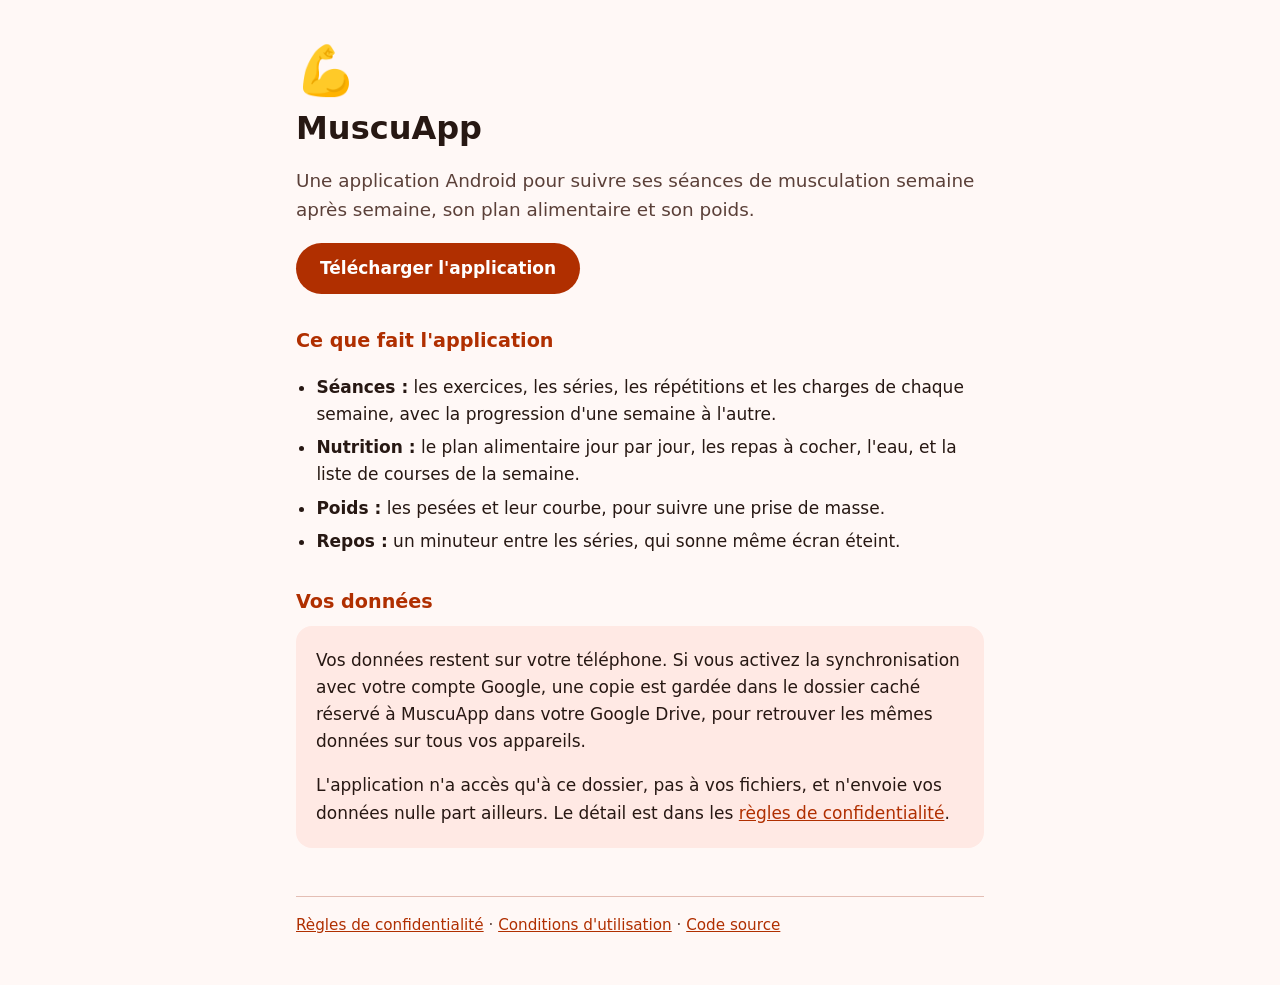
<file: docs/index.html>
<!doctype html>
<html lang="fr">
<head>
  <meta charset="utf-8">
  <meta name="viewport" content="width=device-width, initial-scale=1">
  <title>MuscuApp</title>
  <meta name="description" content="Application Android pour suivre ses séances de musculation, son plan alimentaire et son poids.">
  <link rel="stylesheet" href="style.css">
</head>
<body>
<main>
  <header>
    <p class="emoji" aria-hidden="true">💪</p>
    <h1>MuscuApp</h1>
    <p class="lead">Une application Android pour suivre ses séances de musculation semaine après semaine, son plan alimentaire et son poids.</p>
    <p><a class="button" href="https://github.com/LehyanFlouriot/MuscuApp/releases/latest">Télécharger l'application</a></p>
  </header>

  <h2>Ce que fait l'application</h2>
  <ul>
    <li><strong>Séances&nbsp;:</strong> les exercices, les séries, les répétitions et les charges de chaque semaine, avec la progression d'une semaine à l'autre.</li>
    <li><strong>Nutrition&nbsp;:</strong> le plan alimentaire jour par jour, les repas à cocher, l'eau, et la liste de courses de la semaine.</li>
    <li><strong>Poids&nbsp;:</strong> les pesées et leur courbe, pour suivre une prise de masse.</li>
    <li><strong>Repos&nbsp;:</strong> un minuteur entre les séries, qui sonne même écran éteint.</li>
  </ul>

  <h2>Vos données</h2>
  <div class="card">
    <p>Vos données restent sur votre téléphone. Si vous activez la synchronisation avec votre compte Google, une copie est gardée dans le dossier caché réservé à MuscuApp dans votre Google Drive, pour retrouver les mêmes données sur tous vos appareils.</p>
    <p>L'application n'a accès qu'à ce dossier, pas à vos fichiers, et n'envoie vos données nulle part ailleurs. Le détail est dans les <a href="confidentialite.html">règles de confidentialité</a>.</p>
  </div>

  <footer>
    <a href="confidentialite.html">Règles de confidentialité</a> ·
    <a href="conditions.html">Conditions d'utilisation</a> ·
    <a href="https://github.com/LehyanFlouriot/MuscuApp">Code source</a>
  </footer>
</main>
</body>
</html>
</file>
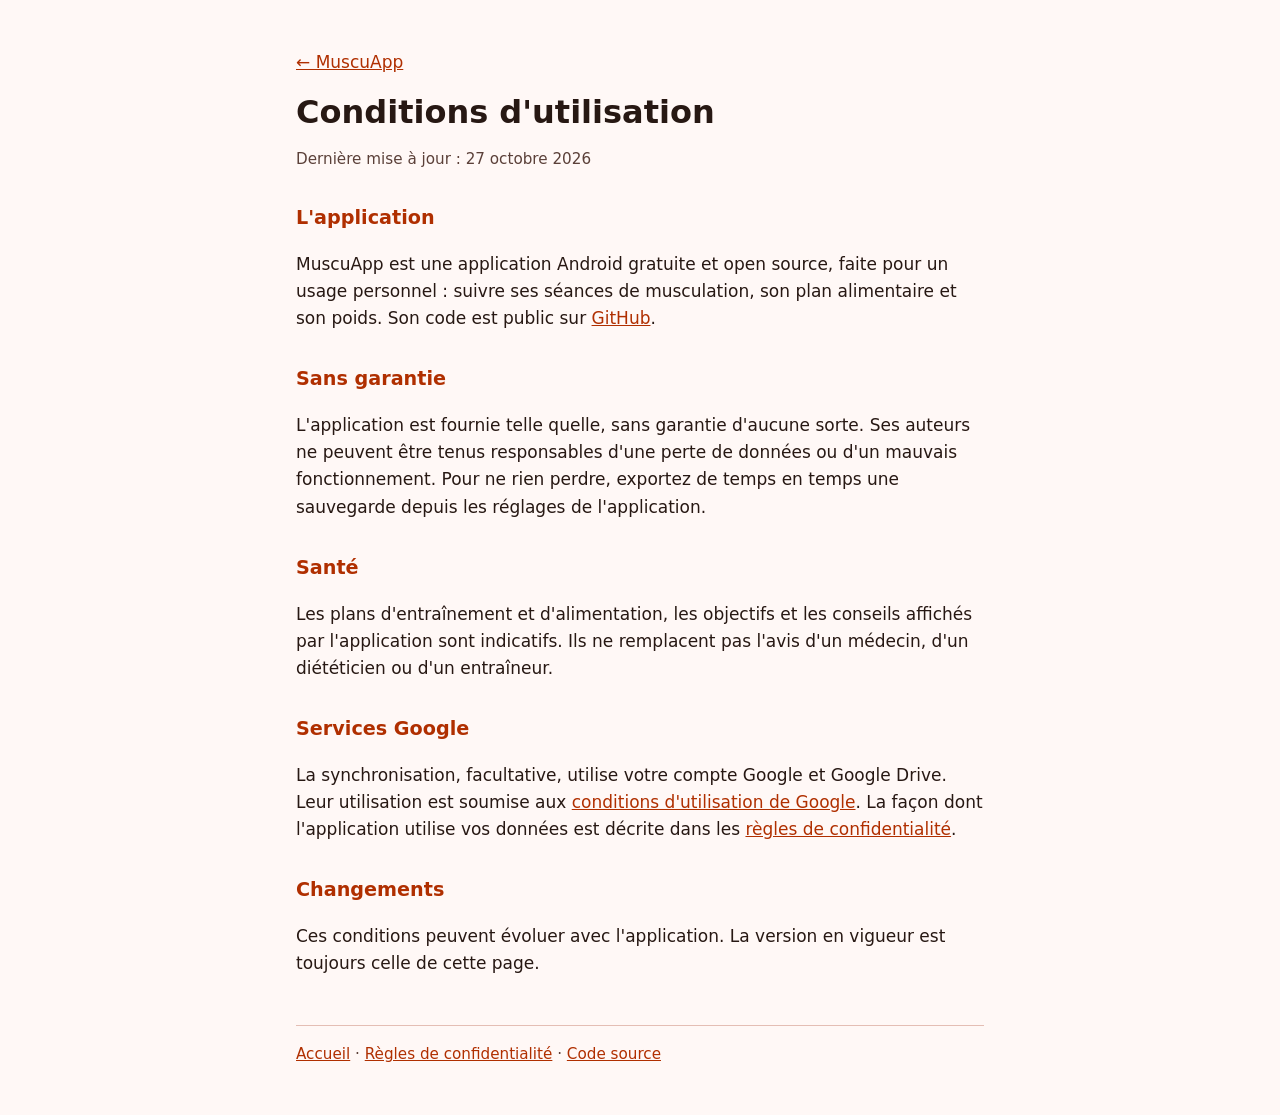
<file: docs/conditions.html>
<!doctype html>
<html lang="fr">
<head>
  <meta charset="utf-8">
  <meta name="viewport" content="width=device-width, initial-scale=1">
  <title>Conditions d'utilisation · MuscuApp</title>
  <meta name="description" content="Conditions d'utilisation de MuscuApp.">
  <link rel="stylesheet" href="style.css">
</head>
<body>
<main>
  <p><a href="./">← MuscuApp</a></p>
  <h1>Conditions d'utilisation</h1>
  <p class="updated">Dernière mise à jour&nbsp;: 27 octobre 2026</p>

  <h2>L'application</h2>
  <p>MuscuApp est une application Android gratuite et open source, faite pour un usage personnel&nbsp;: suivre ses séances de musculation, son plan alimentaire et son poids. Son code est public sur <a href="https://github.com/LehyanFlouriot/MuscuApp">GitHub</a>.</p>

  <h2>Sans garantie</h2>
  <p>L'application est fournie telle quelle, sans garantie d'aucune sorte. Ses auteurs ne peuvent être tenus responsables d'une perte de données ou d'un mauvais fonctionnement. Pour ne rien perdre, exportez de temps en temps une sauvegarde depuis les réglages de l'application.</p>

  <h2>Santé</h2>
  <p>Les plans d'entraînement et d'alimentation, les objectifs et les conseils affichés par l'application sont indicatifs. Ils ne remplacent pas l'avis d'un médecin, d'un diététicien ou d'un entraîneur.</p>

  <h2>Services Google</h2>
  <p>La synchronisation, facultative, utilise votre compte Google et Google Drive. Leur utilisation est soumise aux <a href="https://policies.google.com/terms">conditions d'utilisation de Google</a>. La façon dont l'application utilise vos données est décrite dans les <a href="confidentialite.html">règles de confidentialité</a>.</p>

  <h2>Changements</h2>
  <p>Ces conditions peuvent évoluer avec l'application. La version en vigueur est toujours celle de cette page.</p>

  <footer>
    <a href="./">Accueil</a> ·
    <a href="confidentialite.html">Règles de confidentialité</a> ·
    <a href="https://github.com/LehyanFlouriot/MuscuApp">Code source</a>
  </footer>
</main>
</body>
</html>
</file>
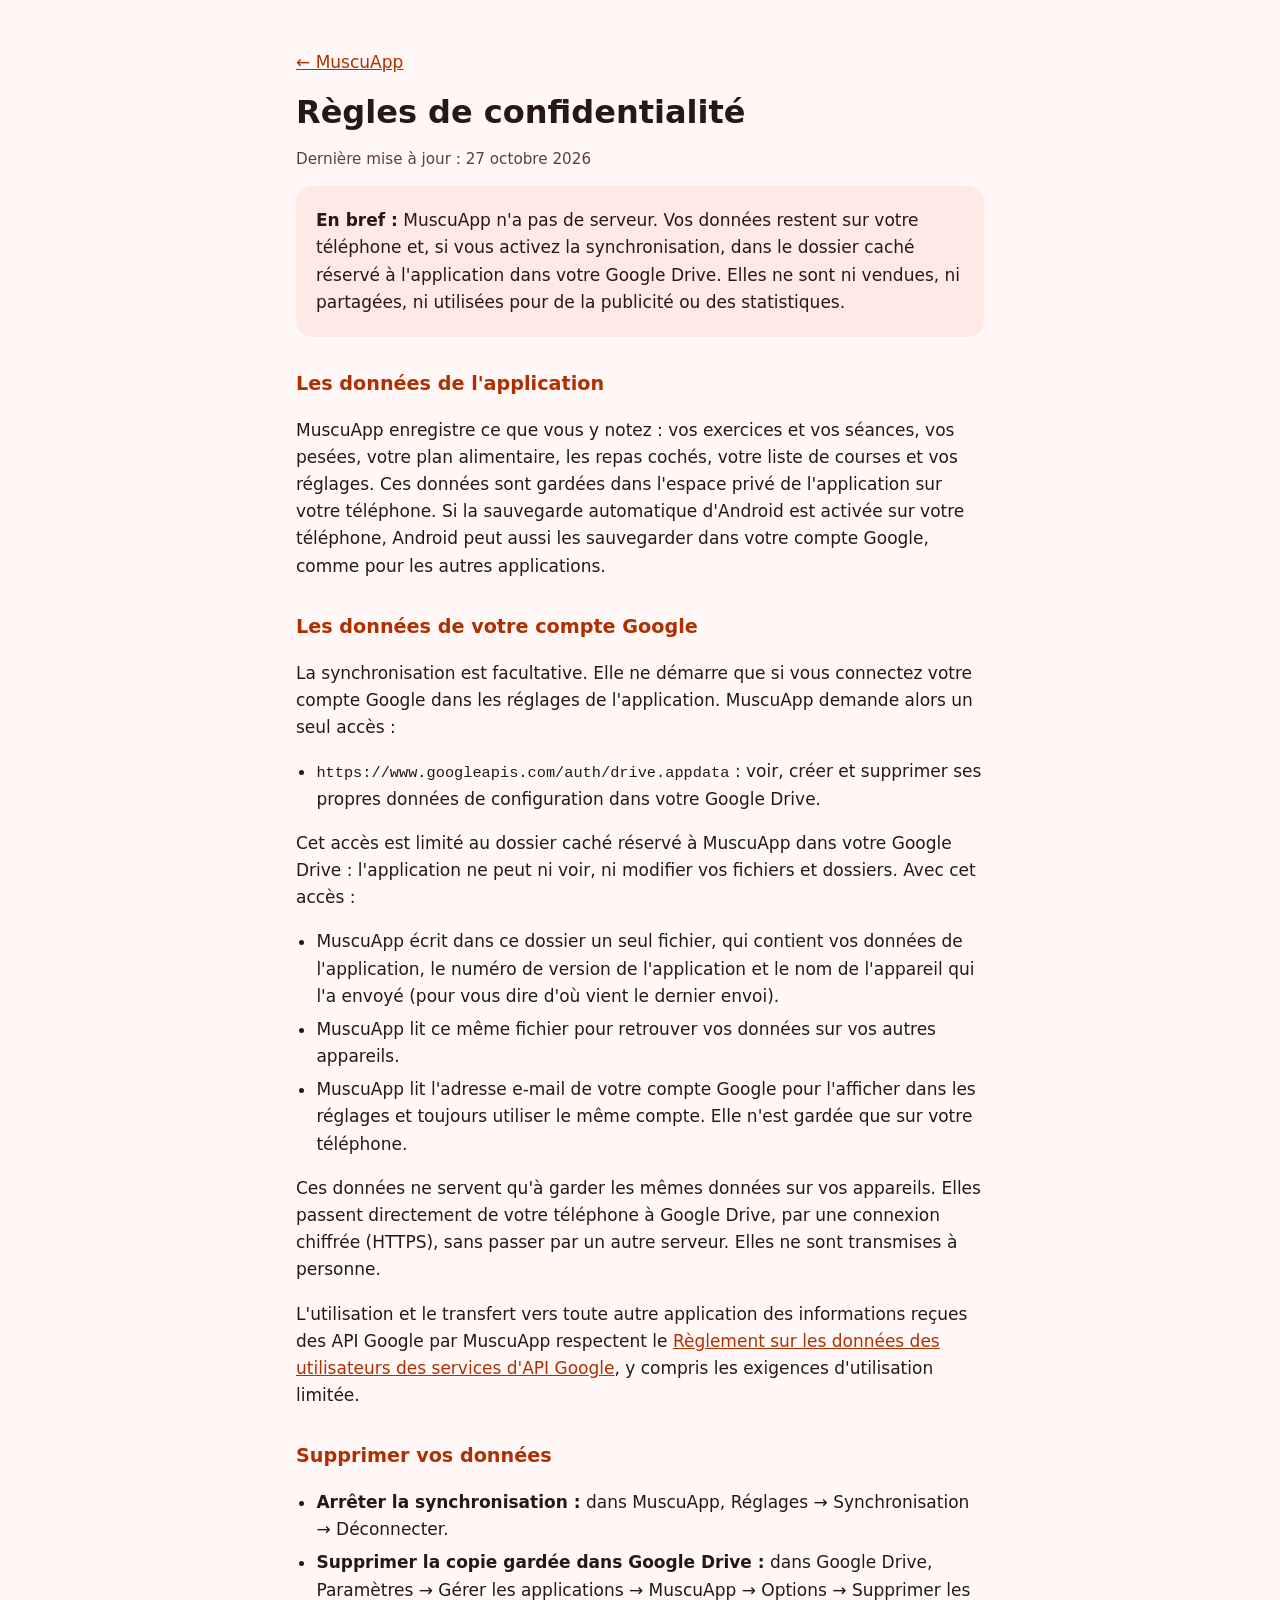
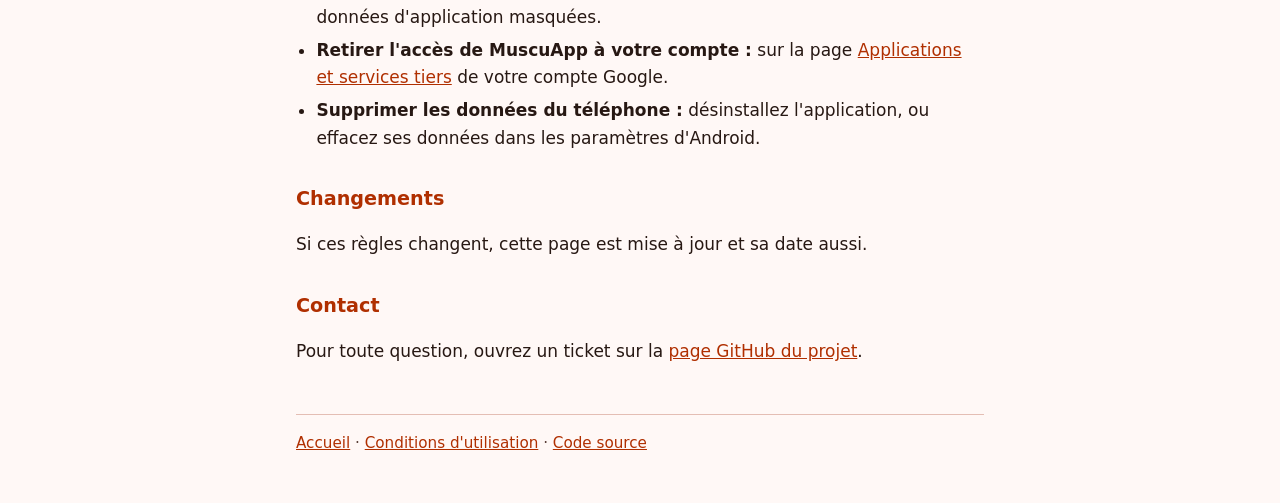
<file: docs/confidentialite.html>
<!doctype html>
<html lang="fr">
<head>
  <meta charset="utf-8">
  <meta name="viewport" content="width=device-width, initial-scale=1">
  <title>Règles de confidentialité · MuscuApp</title>
  <meta name="description" content="Quelles données MuscuApp utilise, où elles sont gardées et comment les supprimer.">
  <link rel="stylesheet" href="style.css">
</head>
<body>
<main>
  <p><a href="./">← MuscuApp</a></p>
  <h1>Règles de confidentialité</h1>
  <p class="updated">Dernière mise à jour&nbsp;: 27 octobre 2026</p>

  <div class="card">
    <p><strong>En bref&nbsp;:</strong> MuscuApp n'a pas de serveur. Vos données restent sur votre téléphone et, si vous activez la synchronisation, dans le dossier caché réservé à l'application dans votre Google Drive. Elles ne sont ni vendues, ni partagées, ni utilisées pour de la publicité ou des statistiques.</p>
  </div>

  <h2>Les données de l'application</h2>
  <p>MuscuApp enregistre ce que vous y notez&nbsp;: vos exercices et vos séances, vos pesées, votre plan alimentaire, les repas cochés, votre liste de courses et vos réglages. Ces données sont gardées dans l'espace privé de l'application sur votre téléphone. Si la sauvegarde automatique d'Android est activée sur votre téléphone, Android peut aussi les sauvegarder dans votre compte Google, comme pour les autres applications.</p>

  <h2>Les données de votre compte Google</h2>
  <p>La synchronisation est facultative. Elle ne démarre que si vous connectez votre compte Google dans les réglages de l'application. MuscuApp demande alors un seul accès&nbsp;:</p>
  <ul>
    <li><code>https://www.googleapis.com/auth/drive.appdata</code>&nbsp;: voir, créer et supprimer ses propres données de configuration dans votre Google Drive.</li>
  </ul>
  <p>Cet accès est limité au dossier caché réservé à MuscuApp dans votre Google Drive&nbsp;: l'application ne peut ni voir, ni modifier vos fichiers et dossiers. Avec cet accès&nbsp;:</p>
  <ul>
    <li>MuscuApp écrit dans ce dossier un seul fichier, qui contient vos données de l'application, le numéro de version de l'application et le nom de l'appareil qui l'a envoyé (pour vous dire d'où vient le dernier envoi).</li>
    <li>MuscuApp lit ce même fichier pour retrouver vos données sur vos autres appareils.</li>
    <li>MuscuApp lit l'adresse e-mail de votre compte Google pour l'afficher dans les réglages et toujours utiliser le même compte. Elle n'est gardée que sur votre téléphone.</li>
  </ul>
  <p>Ces données ne servent qu'à garder les mêmes données sur vos appareils. Elles passent directement de votre téléphone à Google Drive, par une connexion chiffrée (HTTPS), sans passer par un autre serveur. Elles ne sont transmises à personne.</p>
  <p>L'utilisation et le transfert vers toute autre application des informations reçues des API Google par MuscuApp respectent le <a href="https://developers.google.com/terms/api-services-user-data-policy">Règlement sur les données des utilisateurs des services d'API Google</a>, y compris les exigences d'utilisation limitée.</p>

  <h2>Supprimer vos données</h2>
  <ul>
    <li><strong>Arrêter la synchronisation&nbsp;:</strong> dans MuscuApp, Réglages → Synchronisation → Déconnecter.</li>
    <li><strong>Supprimer la copie gardée dans Google Drive&nbsp;:</strong> dans Google Drive, Paramètres → Gérer les applications → MuscuApp → Options → Supprimer les données d'application masquées.</li>
    <li><strong>Retirer l'accès de MuscuApp à votre compte&nbsp;:</strong> sur la page <a href="https://myaccount.google.com/connections">Applications et services tiers</a> de votre compte Google.</li>
    <li><strong>Supprimer les données du téléphone&nbsp;:</strong> désinstallez l'application, ou effacez ses données dans les paramètres d'Android.</li>
  </ul>

  <h2>Changements</h2>
  <p>Si ces règles changent, cette page est mise à jour et sa date aussi.</p>

  <h2>Contact</h2>
  <p>Pour toute question, ouvrez un ticket sur la <a href="https://github.com/LehyanFlouriot/MuscuApp/issues">page GitHub du projet</a>.</p>

  <footer>
    <a href="./">Accueil</a> ·
    <a href="conditions.html">Conditions d'utilisation</a> ·
    <a href="https://github.com/LehyanFlouriot/MuscuApp">Code source</a>
  </footer>
</main>
</body>
</html>
</file>
<file: docs/style.css>
:root {
  color-scheme: light dark;
  --bg: #fff8f6;
  --surface: #ffe9e4;
  --text: #271813;
  --muted: #5b4039;
  --primary: #b02f00;
  --on-primary: #ffffff;
  --line: #e4beb4;
}

@media (prefers-color-scheme: dark) {
  :root {
    --bg: #1d110e;
    --surface: #2b1d19;
    --text: #fadcd4;
    --muted: #e4beb4;
    --primary: #ffb5a0;
    --on-primary: #5f1500;
    --line: #5b4039;
  }
}

* {
  box-sizing: border-box;
}

body {
  margin: 0;
  background: var(--bg);
  color: var(--text);
  font: 17px/1.6 system-ui, -apple-system, "Segoe UI", Roboto, sans-serif;
}

main {
  max-width: 720px;
  margin: 0 auto;
  padding: 32px 16px 48px;
}

h1 {
  font-size: 2rem;
  line-height: 1.2;
  margin: 0 0 8px;
}

h2 {
  font-size: 1.2rem;
  margin: 32px 0 8px;
  color: var(--primary);
}

a {
  color: var(--primary);
}

ul {
  padding-left: 1.2em;
}

li {
  margin: 6px 0;
}

code {
  font-size: 0.9em;
  overflow-wrap: anywhere;
}

.emoji {
  font-size: 3rem;
  margin: 0;
}

.lead {
  font-size: 1.15rem;
  color: var(--muted);
}

.updated {
  color: var(--muted);
  font-size: 0.95rem;
}

.button {
  display: inline-block;
  background: var(--primary);
  color: var(--on-primary);
  padding: 12px 24px;
  border-radius: 999px;
  text-decoration: none;
  font-weight: 600;
}

.card {
  background: var(--surface);
  border-radius: 16px;
  padding: 4px 20px;
}

footer {
  margin-top: 48px;
  padding-top: 16px;
  border-top: 1px solid var(--line);
  color: var(--muted);
  font-size: 0.95rem;
}
</file>
